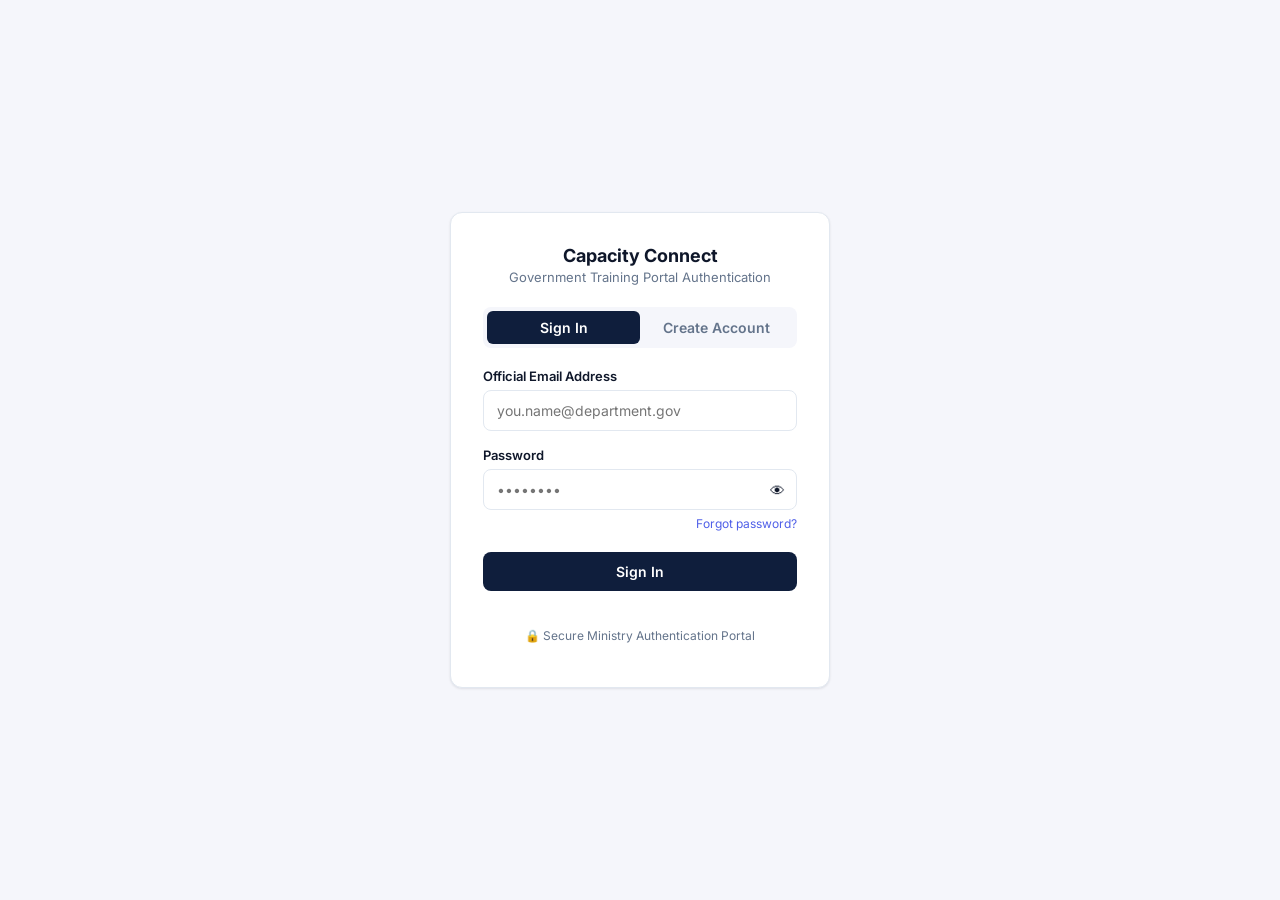
<file: index.html>
<!DOCTYPE html>
<html lang="en">
<head>
    <meta charset="UTF-8">
    <meta name="viewport" content="width=device-width, initial-scale=1.0">
    <title>Capacity Connect</title>
    <link rel="preconnect" href="https://fonts.googleapis.com">
    <link rel="preconnect" href="https://fonts.gstatic.com" crossorigin>
    <link href="https://fonts.googleapis.com/css2?family=Inter:wght@400;500;600;700&display=swap" rel="stylesheet">
    <link rel="stylesheet" href="style.css">
</head>
<body>
    <div class="auth-shell">
        <div class="form-block">
            <h2>Capacity Connect</h2>
            <p class="subtitle">Government Training Portal Authentication</p>

            <div class="auth-toggle">
                <button id="tab-signin" class="active" onclick="showLogin()">Sign In</button>
                <button id="tab-signup" onclick="showSignup()">Create Account</button>
            </div>

            <div id="login-form">
                <span class="field-label" style="text-align:left;">Official Email Address</span>
                <input type="email" id="login-email" placeholder="you.name@department.gov">

                <span class="field-label" style="text-align:left;">Password</span>
                <div class="password-field-wrap">
                    <input type="password" id="login-password" placeholder="••••••••">
                    <span class="password-toggle" onclick="togglePassword('login-password', this)">👁</span>
                </div>
                <div style="text-align:right; margin-top:-4px;">
                    <a href="#" style="font-size:12px;" onclick="alert('Please contact your administrator to reset your password.'); return false;">Forgot password?</a>
                </div>

                <br>
                <button onclick="login()" style="width:100%;">Sign In</button>
                <p id="login-message"></p>
            </div>

            <div id="signup-form" class="hidden">
                <span class="field-label" style="text-align:left;">Full Name</span>
                <input type="text" id="signup-name" placeholder="Enter your name">
                <span class="field-label" style="text-align:left;">Official Email Address</span>
                <input type="email" id="signup-email" placeholder="you.name@department.gov">

                <span class="field-label" style="text-align:left;">Password</span>
                <div class="password-field-wrap">
                    <input type="password" id="signup-password" placeholder="Create a password">
                    <span class="password-toggle" onclick="togglePassword('signup-password', this)">👁</span>
                </div>

                <br>
                <button onclick="signup()" style="width:100%;">Create Account</button>
                <p id="signup-message"></p>
            </div>

            <p style="font-size:12px; color:var(--text-muted); margin-top:20px;">🔒 Secure Ministry Authentication Portal</p>
        </div>
    </div>
    <script src="script.js"></script>
</body>
</html>
</file>
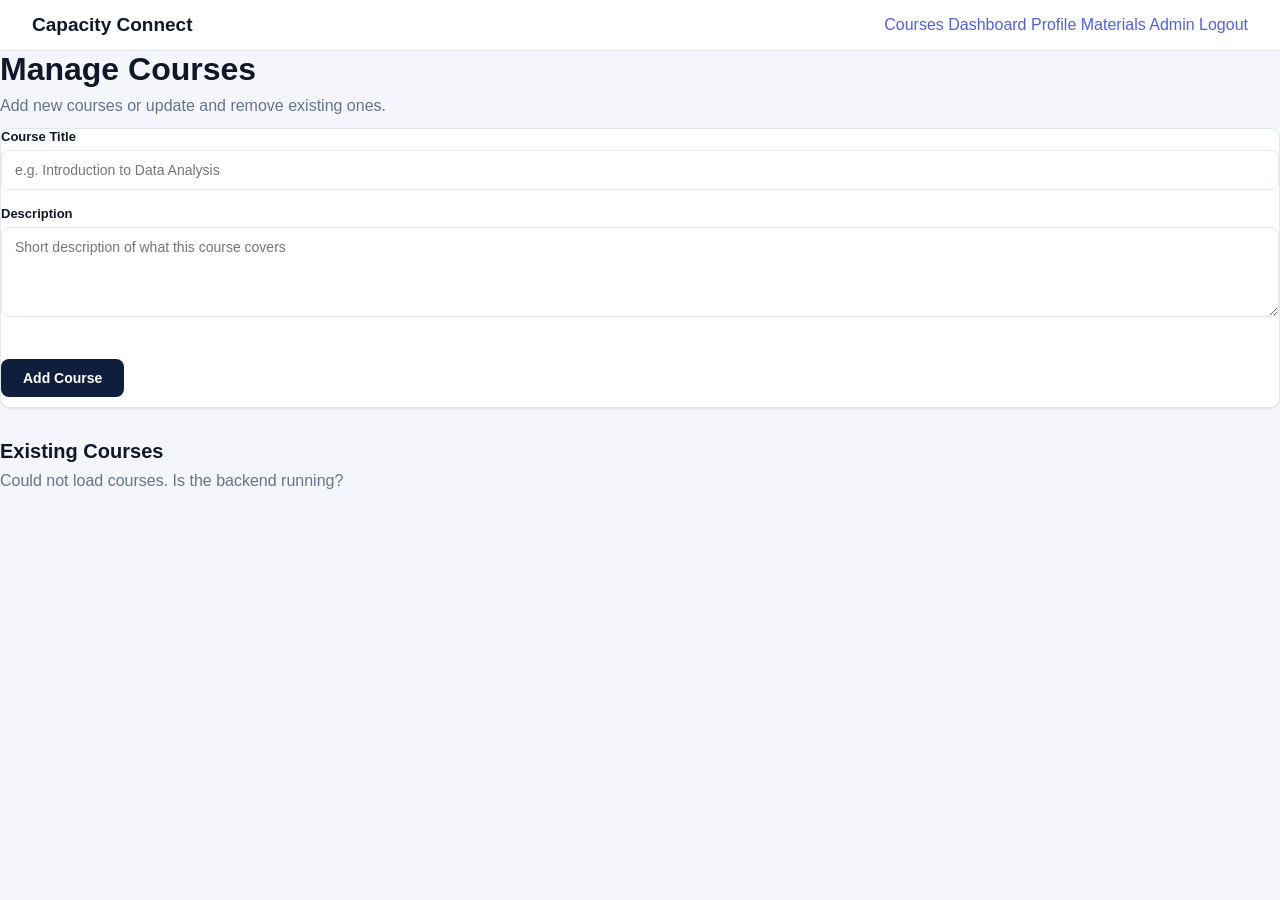
<file: admin-courses.html>
<!DOCTYPE html>
<html lang="en">
<head>
    <meta charset="UTF-8">
    <meta name="viewport" content="width=device-width, initial-scale=1.0">
    <title>Capacity Connect - Admin Courses</title>
    <link rel="preconnect" href="https://fonts.googleapis.com">
    <link rel="preconnect" href="https://fonts.gstatic.com" crossorigin>
    <link href="https://fonts.googleapis.com/css2?family=Fraunces:opsz,wght@9..144,500;9..144,600;9..144,700&family=Manrope:wght@400;500;600;700;800&family=IBM+Plex+Mono:wght@500;600&display=swap" rel="stylesheet">
    <link rel="stylesheet" href="style.css">
</head>
<body>
    <nav class="navbar">
        <h2>Capacity Connect</h2>
        <div>
            <a href="courses.html">Courses</a>
            <a href="dashboard.html">Dashboard</a>
            <a href="profile.html">Profile</a>
            <a href="materials.html">Materials</a>
            <a href="admin-courses.html">Admin</a>
            <a href="#" onclick="logout()">Logout</a>
        </div>
    </nav>
    <div class="page-hero">
        <div class="page-hero-inner">
            <h1>Manage Courses</h1>
            <p>Add new courses or update and remove existing ones.</p>
        </div>
    </div>
    <div class="page">
        <div class="course-card">
            <span class="field-label">Course Title</span>
            <input type="text" id="course-title" placeholder="e.g. Introduction to Data Analysis">
            <span class="field-label">Description</span>
            <textarea id="course-description" placeholder="Short description of what this course covers"></textarea>
            <br><br>
            <button onclick="saveCourse()">Add Course</button>
            <button id="cancel-edit-btn" class="hidden" onclick="cancelEdit()">Cancel Edit</button>
            <p id="course-message"></p>
        </div>

        <h2 style="margin-top:32px;">Existing Courses</h2>
        <div id="admin-courses-list">
            <p>Loading courses...</p>
        </div>
    </div>
    <script src="admin-courses.js"></script>
</body>
</html>
</file>
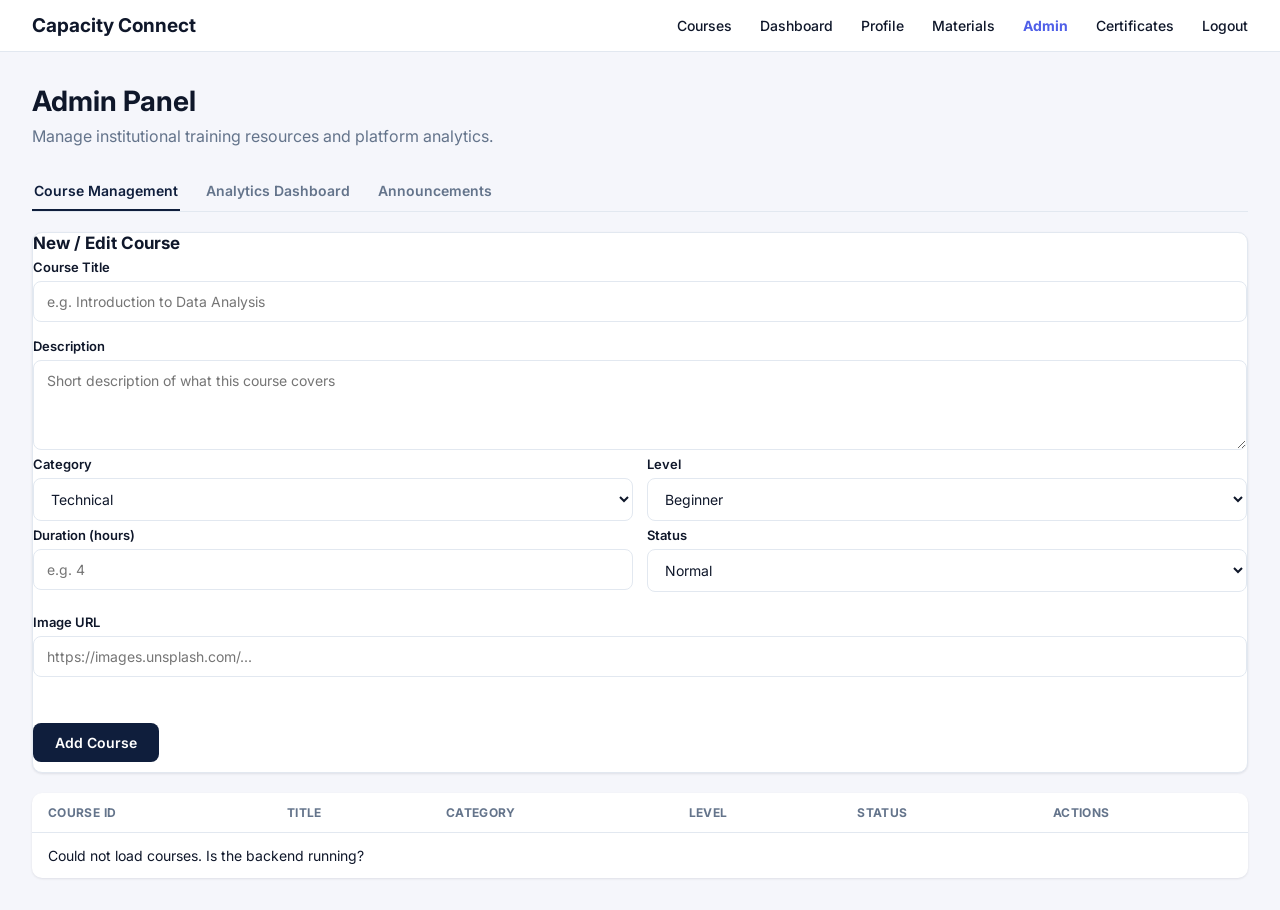
<file: admin-panel.html>
<!DOCTYPE html>
<html lang="en">
<head>
    <meta charset="UTF-8">
    <meta name="viewport" content="width=device-width, initial-scale=1.0">
    <title>Capacity Connect - Admin Panel</title>
    <link rel="preconnect" href="https://fonts.googleapis.com">
    <link rel="preconnect" href="https://fonts.gstatic.com" crossorigin>
    <link href="https://fonts.googleapis.com/css2?family=Inter:wght@400;500;600;700&display=swap" rel="stylesheet">
    <link rel="stylesheet" href="style.css">
</head>
<body>
    <nav class="navbar">
        <h2>Capacity Connect</h2>
        <div class="navbar-links">
            <a href="courses.html">Courses</a>
            <a href="dashboard.html">Dashboard</a>
            <a href="profile.html">Profile</a>
            <a href="materials.html">Materials</a>
            <a href="admin-panel.html" class="active">Admin</a>
            <a href="certificates.html">Certificates</a>
            <a href="#" onclick="logout()">Logout</a>
        </div>
    </nav>
    <div class="app-main">
        <div class="page-hero-plain">
            <h1>Admin Panel</h1>
            <p>Manage institutional training resources and platform analytics.</p>
        </div>

        <div class="tab-bar">
            <div class="tab-item active" id="tab-courses" onclick="switchTab('courses')">Course Management</div>
            <div class="tab-item" id="tab-analytics" onclick="switchTab('analytics')">Analytics Dashboard</div>
            <div class="tab-item" id="tab-announcements" onclick="switchTab('announcements')">Announcements</div>
        </div>

        <!-- Course Management Tab -->
        <div id="panel-courses">
            <div class="course-card">
                <h3>New / Edit Course</h3>
                <span class="field-label">Course Title</span>
                <input type="text" id="course-title" placeholder="e.g. Introduction to Data Analysis">

                <span class="field-label">Description</span>
                <textarea id="course-description" placeholder="Short description of what this course covers"></textarea>

                <div style="display:flex; gap:14px;">
                    <div style="flex:1;">
                        <span class="field-label">Category</span>
                        <select id="course-category">
                            <option value="Technical">Technical</option>
                            <option value="Scientific">Scientific</option>
                            <option value="Administrative">Administrative</option>
                            <option value="Policy & Compliance">Policy & Compliance</option>
                        </select>
                    </div>
                    <div style="flex:1;">
                        <span class="field-label">Level</span>
                        <select id="course-level">
                            <option value="Beginner">Beginner</option>
                            <option value="Intermediate">Intermediate</option>
                            <option value="Advanced">Advanced</option>
                            <option value="All Levels">All Levels</option>
                        </select>
                    </div>
                </div>

                <div style="display:flex; gap:14px;">
                    <div style="flex:1;">
                        <span class="field-label">Duration (hours)</span>
                        <input type="number" id="course-duration" placeholder="e.g. 4" step="0.5" min="0">
                    </div>
                    <div style="flex:1;">
                        <span class="field-label">Status</span>
                        <select id="course-status">
                            <option value="NORMAL">Normal</option>
                            <option value="REQUIRED">Required for Role</option>
                            <option value="MANDATORY">Mandatory</option>
                        </select>
                    </div>
                </div>

                <span class="field-label">Image URL</span>
                <input type="text" id="course-image-url" placeholder="https://images.unsplash.com/...">

                <br><br>
                <button id="save-course-btn" onclick="saveCourse()">Add Course</button>
                <button id="cancel-edit-btn" class="hidden btn-secondary" onclick="cancelEdit()">Cancel Edit</button>
                <p id="course-message"></p>
            </div>

            <table style="margin-top:20px;">
                <thead>
                    <tr>
                        <th>Course ID</th>
                        <th>Title</th>
                        <th>Category</th>
                        <th>Level</th>
                        <th>Status</th>
                        <th>Actions</th>
                    </tr>
                </thead>
                <tbody id="admin-courses-table-body">
                    <tr><td colspan="6">Loading courses...</td></tr>
                </tbody>
            </table>
        </div>

        <!-- Analytics Tab -->
        <div id="panel-analytics" class="hidden">
            <div id="analytics-container">
                <p>Loading analytics...</p>
            </div>
        </div>

        <!-- Announcements Tab -->
        <div id="panel-announcements" class="hidden">
            <div class="course-card">
                <span class="field-label">Title</span>
                <input type="text" id="announcement-title" placeholder="e.g. New course launching next week">
                <span class="field-label">Message</span>
                <textarea id="announcement-message" placeholder="Write your announcement here..."></textarea>
                <br><br>
                <button onclick="postAnnouncement()">Post Announcement</button>
                <p id="announcement-message-box"></p>
            </div>

            <h2 style="margin-top:24px;">Latest</h2>
            <div id="announcements-list">
                <p>Loading announcements...</p>
            </div>
        </div>
    </div>
    <script src="admin-panel.js"></script>
</body>
</html>
</file>
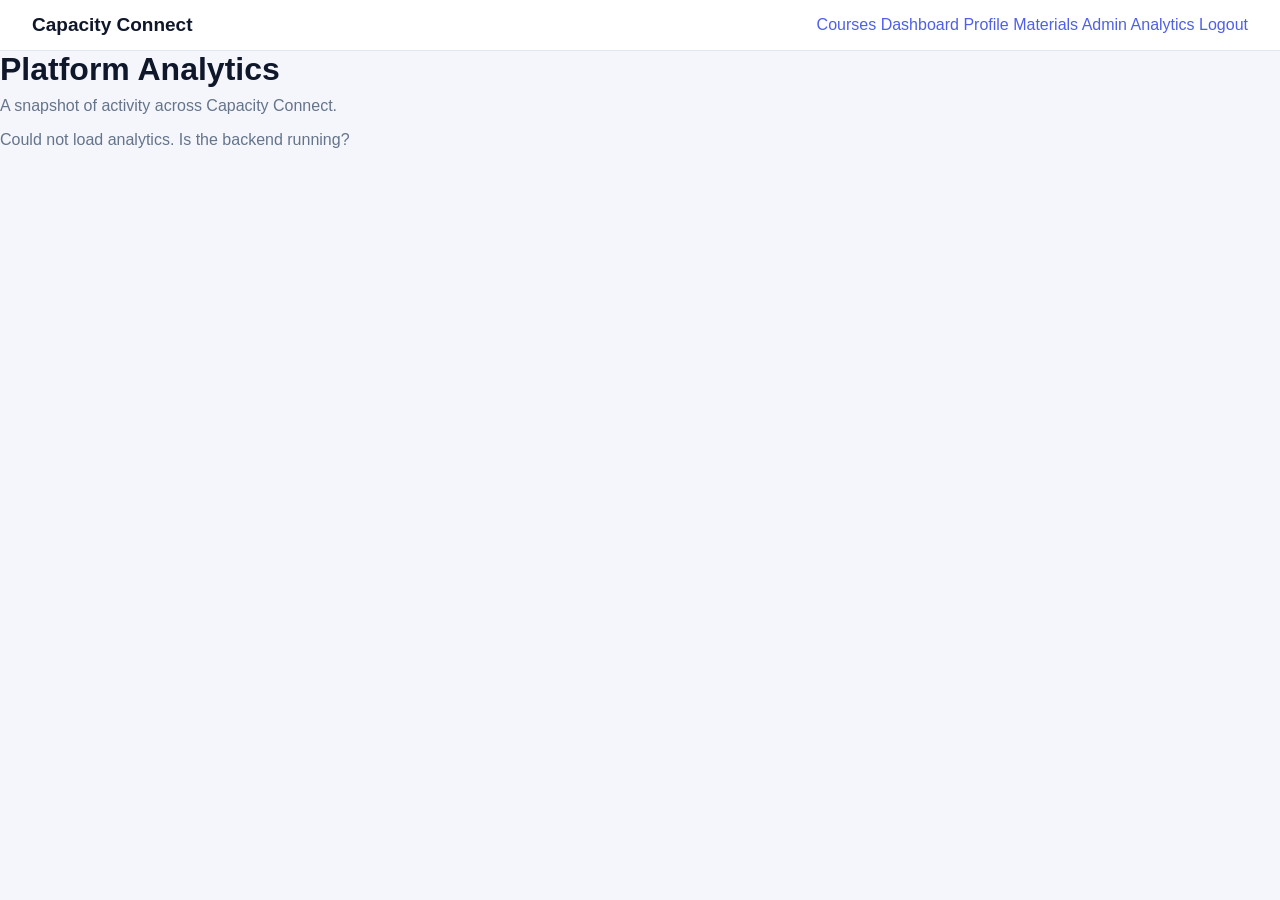
<file: analytics.html>
<!DOCTYPE html>
<html lang="en">
<head>
    <meta charset="UTF-8">
    <meta name="viewport" content="width=device-width, initial-scale=1.0">
    <title>Capacity Connect - Analytics</title>
    <link rel="preconnect" href="https://fonts.googleapis.com">
    <link rel="preconnect" href="https://fonts.gstatic.com" crossorigin>
    <link href="https://fonts.googleapis.com/css2?family=Fraunces:opsz,wght@9..144,500;9..144,600;9..144,700&family=Manrope:wght@400;500;600;700;800&family=IBM+Plex+Mono:wght@500;600&display=swap" rel="stylesheet">
    <link rel="stylesheet" href="style.css">
</head>
<body>
    <nav class="navbar">
        <h2>Capacity Connect</h2>
        <div>
            <a href="courses.html">Courses</a>
            <a href="dashboard.html">Dashboard</a>
            <a href="profile.html">Profile</a>
            <a href="materials.html">Materials</a>
            <a href="admin-courses.html">Admin</a>
            <a href="analytics.html">Analytics</a>
            <a href="#" onclick="logout()">Logout</a>
        </div>
    </nav>
    <div class="page-hero">
        <div class="page-hero-inner">
            <h1>Platform Analytics</h1>
            <p>A snapshot of activity across Capacity Connect.</p>
        </div>
    </div>
    <div class="page">
        <div id="analytics-container">
            <p>Loading analytics...</p>
        </div>
    </div>
    <script src="analytics.js"></script>
</body>
</html>
</file>
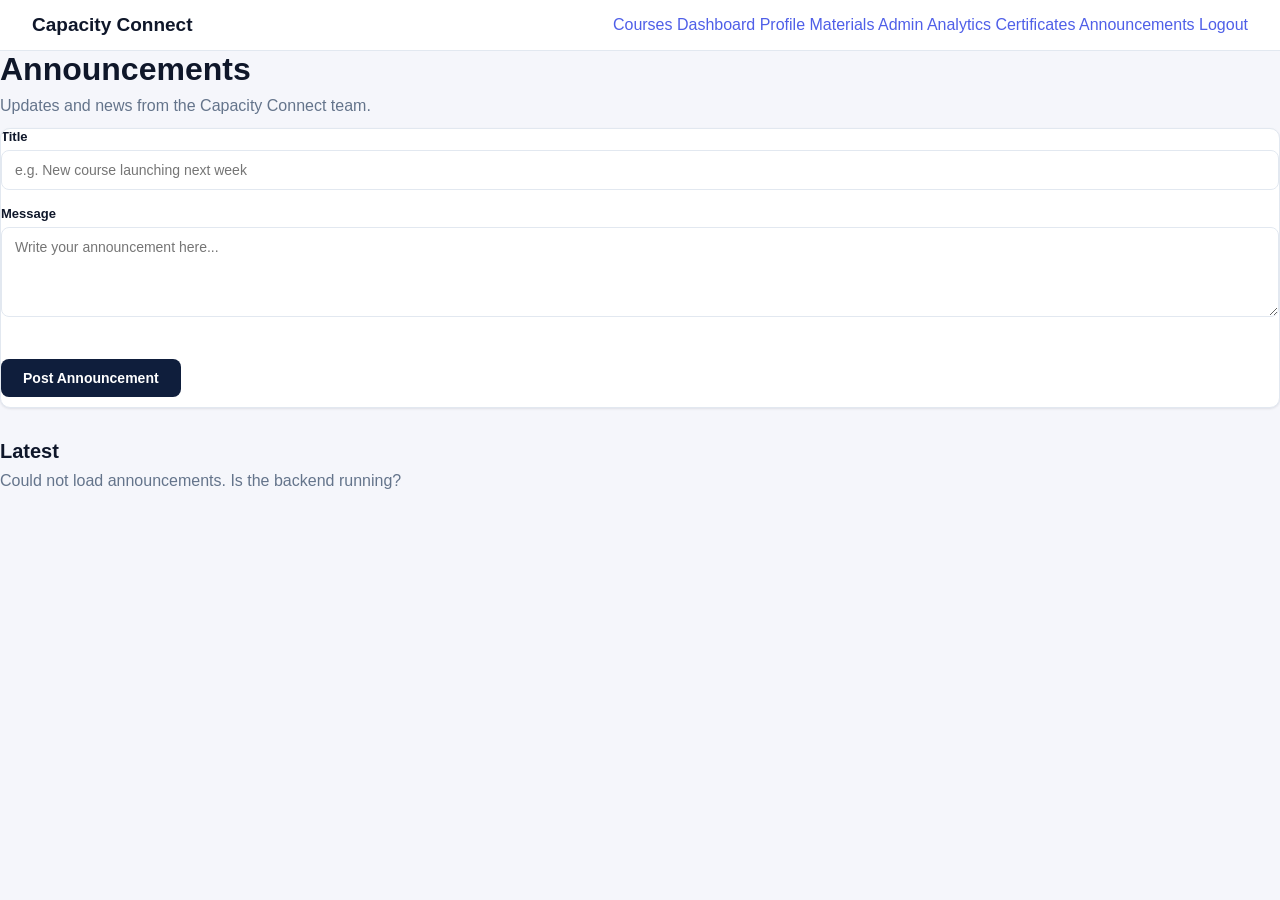
<file: announcements.html>
<!DOCTYPE html>
<html lang="en">
<head>
    <meta charset="UTF-8">
    <meta name="viewport" content="width=device-width, initial-scale=1.0">
    <title>Capacity Connect - Announcements</title>
    <link rel="preconnect" href="https://fonts.googleapis.com">
    <link rel="preconnect" href="https://fonts.gstatic.com" crossorigin>
    <link href="https://fonts.googleapis.com/css2?family=Fraunces:opsz,wght@9..144,500;9..144,600;9..144,700&family=Manrope:wght@400;500;600;700;800&family=IBM+Plex+Mono:wght@500;600&display=swap" rel="stylesheet">
    <link rel="stylesheet" href="style.css">
</head>
<body>
    <nav class="navbar">
        <h2>Capacity Connect</h2>
        <div>
            <a href="courses.html">Courses</a>
            <a href="dashboard.html">Dashboard</a>
            <a href="profile.html">Profile</a>
            <a href="materials.html">Materials</a>
            <a href="admin-courses.html">Admin</a>
            <a href="analytics.html">Analytics</a>
            <a href="certificates.html">Certificates</a>
            <a href="announcements.html">Announcements</a>
            <a href="#" onclick="logout()">Logout</a>
        </div>
    </nav>
    <div class="page-hero">
        <div class="page-hero-inner">
            <h1>Announcements</h1>
            <p>Updates and news from the Capacity Connect team.</p>
        </div>
    </div>
    <div class="page">
        <div class="course-card">
            <span class="field-label">Title</span>
            <input type="text" id="announcement-title" placeholder="e.g. New course launching next week">
            <span class="field-label">Message</span>
            <textarea id="announcement-message" placeholder="Write your announcement here..."></textarea>
            <br><br>
            <button onclick="postAnnouncement()">Post Announcement</button>
            <p id="announcement-message-box"></p>
        </div>

        <h2 style="margin-top:32px;">Latest</h2>
        <div id="announcements-list">
            <p>Loading announcements...</p>
        </div>
    </div>
    <script src="announcements.js"></script>
</body>
</html>
</file>
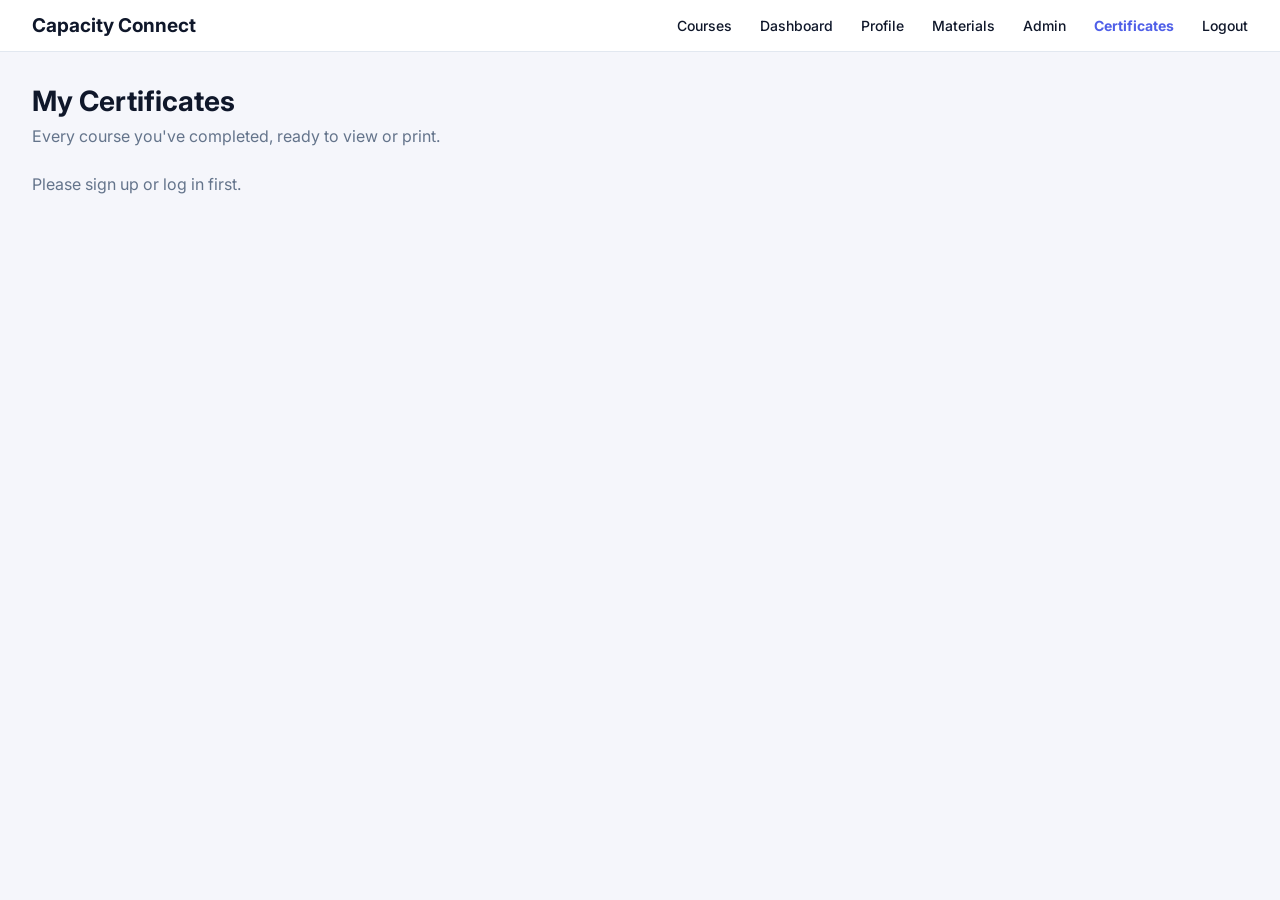
<file: certificates.html>
<!DOCTYPE html>
<html lang="en">
<head>
    <meta charset="UTF-8">
    <meta name="viewport" content="width=device-width, initial-scale=1.0">
    <title>Capacity Connect - Certificates</title>
    <link rel="preconnect" href="https://fonts.googleapis.com">
    <link rel="preconnect" href="https://fonts.gstatic.com" crossorigin>
    <link href="https://fonts.googleapis.com/css2?family=Inter:wght@400;500;600;700&display=swap" rel="stylesheet">
    <link rel="stylesheet" href="style.css">
</head>
<body>
    <nav class="navbar">
        <h2>Capacity Connect</h2>
        <div class="navbar-links">
            <a href="courses.html">Courses</a>
            <a href="dashboard.html">Dashboard</a>
            <a href="profile.html">Profile</a>
            <a href="materials.html">Materials</a>
            <a href="admin-panel.html">Admin</a>
            <a href="certificates.html" class="active">Certificates</a>
            <a href="#" onclick="logout()">Logout</a>
        </div>
    </nav>
    <div class="app-main">
        <div class="page-hero-plain">
            <h1>My Certificates</h1>
            <p>Every course you've completed, ready to view or print.</p>
        </div>
        <div id="certificates-list" class="card-grid">
            <p>Loading certificates...</p>
        </div>
    </div>
    <script src="certificates.js"></script>
</body>
</html>
</file>
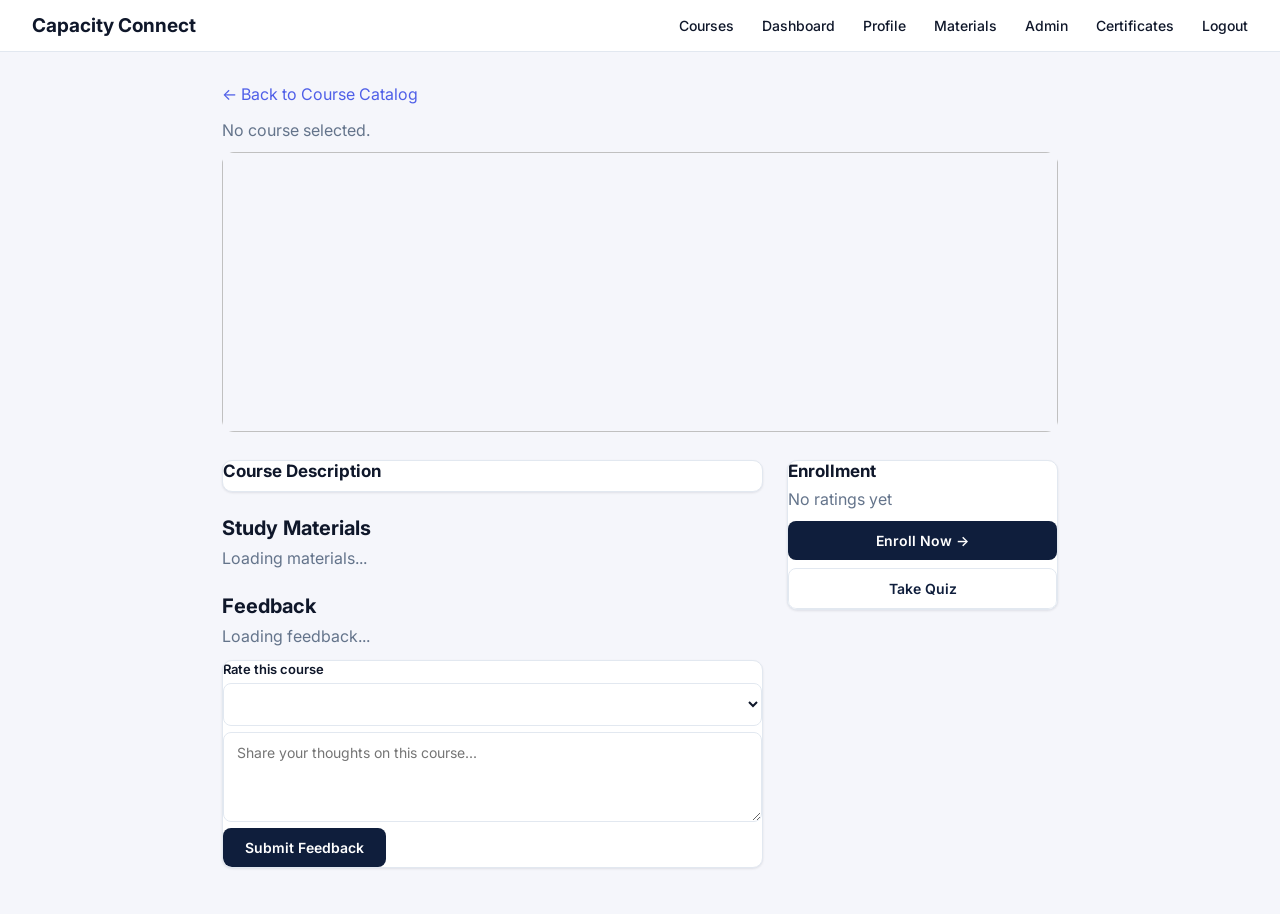
<file: course-detail.html>
<!DOCTYPE html>
<html lang="en">
<head>
    <meta charset="UTF-8">
    <meta name="viewport" content="width=device-width, initial-scale=1.0">
    <title>Capacity Connect - Course Detail</title>
    <link rel="preconnect" href="https://fonts.googleapis.com">
    <link rel="preconnect" href="https://fonts.gstatic.com" crossorigin>
    <link href="https://fonts.googleapis.com/css2?family=Inter:wght@400;500;600;700&display=swap" rel="stylesheet">
    <link rel="stylesheet" href="style.css">
</head>
<body>
    <nav class="navbar">
        <h2>Capacity Connect</h2>
        <div class="navbar-links">
            <a href="courses.html">Courses</a>
            <a href="dashboard.html">Dashboard</a>
            <a href="profile.html">Profile</a>
            <a href="materials.html">Materials</a>
            <a href="admin-panel.html">Admin</a>
            <a href="certificates.html">Certificates</a>
            <a href="#" onclick="logout()">Logout</a>
        </div>
    </nav>
    <div class="app-main" style="max-width:900px; margin:0 auto;">
        <a href="courses.html">← Back to Course Catalog</a>

        <div id="course-header" style="margin-top:14px;">
            <p>Loading course...</p>
        </div>

        <img id="course-image" style="width:100%; height:280px; object-fit:cover; border-radius:12px; margin-bottom:24px;">

        <div style="display:flex; gap:24px; align-items:flex-start;">
            <div style="flex:2;">
                <div class="course-card">
                    <h3>Course Description</h3>
                    <p id="course-description"></p>
                </div>

                <h2 style="margin-top:24px;">Study Materials</h2>
                <div id="course-materials-list">
                    <p>Loading materials...</p>
                </div>

                <h2 style="margin-top:24px;">Feedback</h2>
                <div id="course-feedback-list">
                    <p>Loading feedback...</p>
                </div>
                <div class="course-card" style="margin-top:12px;">
                    <span class="field-label">Rate this course</span>
                    <select id="feedback-rating"></select>
                    <textarea id="feedback-comment" placeholder="Share your thoughts on this course..."></textarea>
                    <button onclick="submitFeedback()">Submit Feedback</button>
                </div>
            </div>

            <div style="flex:1; min-width:260px;">
                <div class="course-card">
    <h3>Enrollment</h3>
    <div id="course-enrollment-meta" style="font-size:13px; color:var(--text-muted);"></div>
    <p id="course-avg-rating">No ratings yet</p>
    <button onclick="enroll()" style="width:100%;">Enroll Now →</button>
    <button class="btn-secondary" onclick="goToQuiz()" style="width:100%; margin-top:8px;">Take Quiz</button>
</div>
            </div>
        </div>
    </div>
    <script src="course-detail.js"></script>
</body>
</html>
</file>
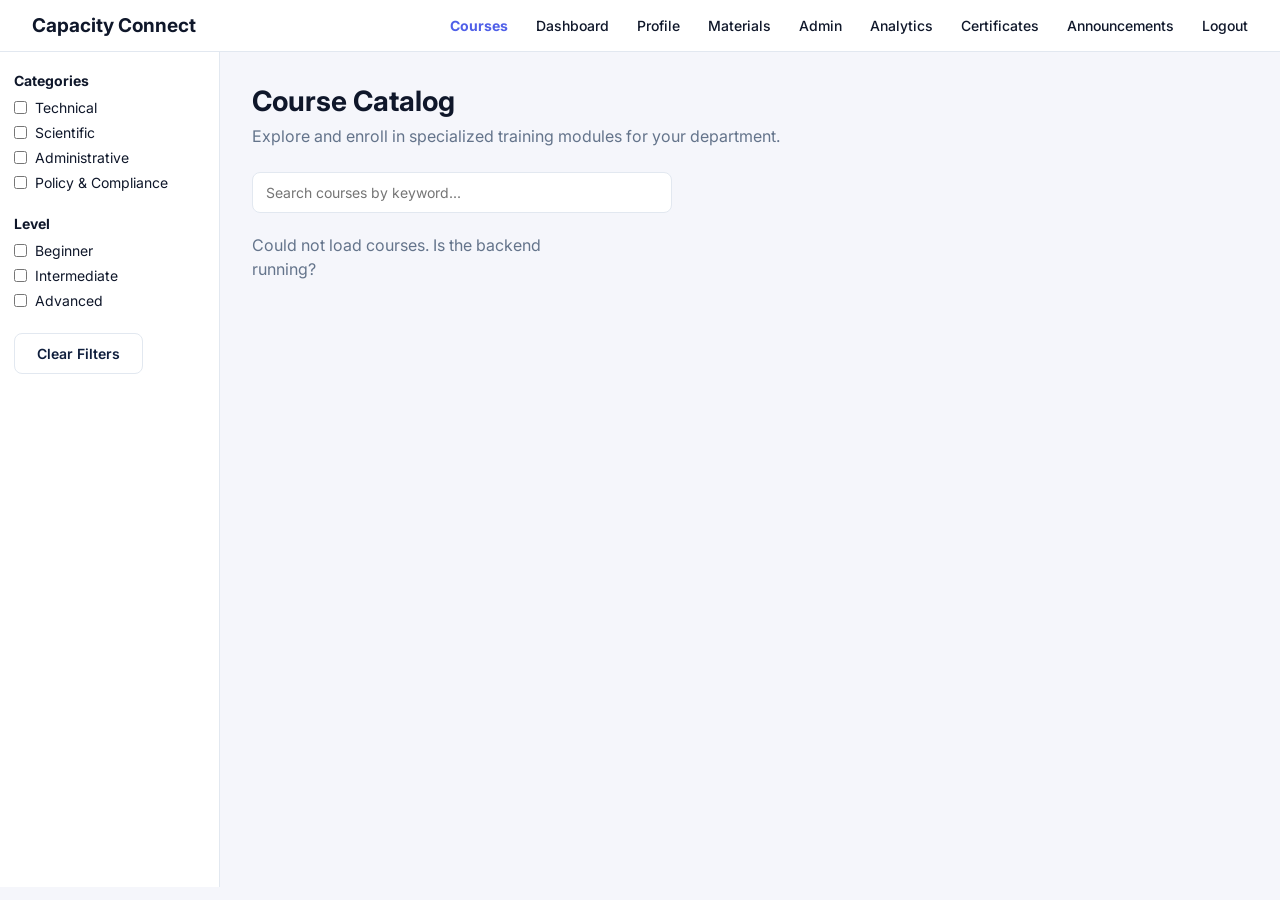
<file: courses.html>
<!DOCTYPE html>
<html lang="en">
<head>
    <meta charset="UTF-8">
    <meta name="viewport" content="width=device-width, initial-scale=1.0">
    <title>Capacity Connect - Courses</title>
    <link rel="preconnect" href="https://fonts.googleapis.com">
    <link rel="preconnect" href="https://fonts.gstatic.com" crossorigin>
    <link href="https://fonts.googleapis.com/css2?family=Inter:wght@400;500;600;700&display=swap" rel="stylesheet">
    <link rel="stylesheet" href="style.css">
</head>
<body>
    <nav class="navbar">
        <h2>Capacity Connect</h2>
        <div class="navbar-links">
            <a href="courses.html" class="active">Courses</a>
            <a href="dashboard.html">Dashboard</a>
            <a href="profile.html">Profile</a>
            <a href="materials.html">Materials</a>
            <a href="admin-courses.html">Admin</a>
            <a href="analytics.html">Analytics</a>
            <a href="certificates.html">Certificates</a>
            <a href="announcements.html">Announcements</a>
            <a href="#" onclick="logout()">Logout</a>
        </div>
    </nav>

    <div class="app-shell">
        <aside class="app-sidebar">
            <div class="app-sidebar-top">
                <div class="filter-group">
                    <h3>Categories</h3>
                    <label class="filter-option">
                        <input type="checkbox" value="Technical" onchange="applyFilters()"> Technical
                    </label>
                    <label class="filter-option">
                        <input type="checkbox" value="Scientific" onchange="applyFilters()"> Scientific
                    </label>
                    <label class="filter-option">
                        <input type="checkbox" value="Administrative" onchange="applyFilters()"> Administrative
                    </label>
                    <label class="filter-option">
                        <input type="checkbox" value="Policy & Compliance" onchange="applyFilters()"> Policy & Compliance
                    </label>
                </div>
                <div class="filter-group">
                    <h3>Level</h3>
                    <label class="filter-option">
                        <input type="checkbox" value="Beginner" onchange="applyFilters()"> Beginner
                    </label>
                    <label class="filter-option">
                        <input type="checkbox" value="Intermediate" onchange="applyFilters()"> Intermediate
                    </label>
                    <label class="filter-option">
                        <input type="checkbox" value="Advanced" onchange="applyFilters()"> Advanced
                    </label>
                </div>
                <button class="btn-secondary" onclick="clearFilters()">Clear Filters</button>
            </div>
        </aside>

        <main class="app-main">
            <div class="page-hero-plain">
                <h1>Course Catalog</h1>
                <p>Explore and enroll in specialized training modules for your department.</p>
            </div>

            <input type="text" id="search-box" placeholder="Search courses by keyword..." oninput="searchCourses()" style="max-width:420px; margin-bottom:20px;">

            <div id="courses-list" class="card-grid">
                <p>Loading courses...</p>
            </div>
        </main>
    </div>

    <script src="courses.js"></script>
</body>
</html>
</file>
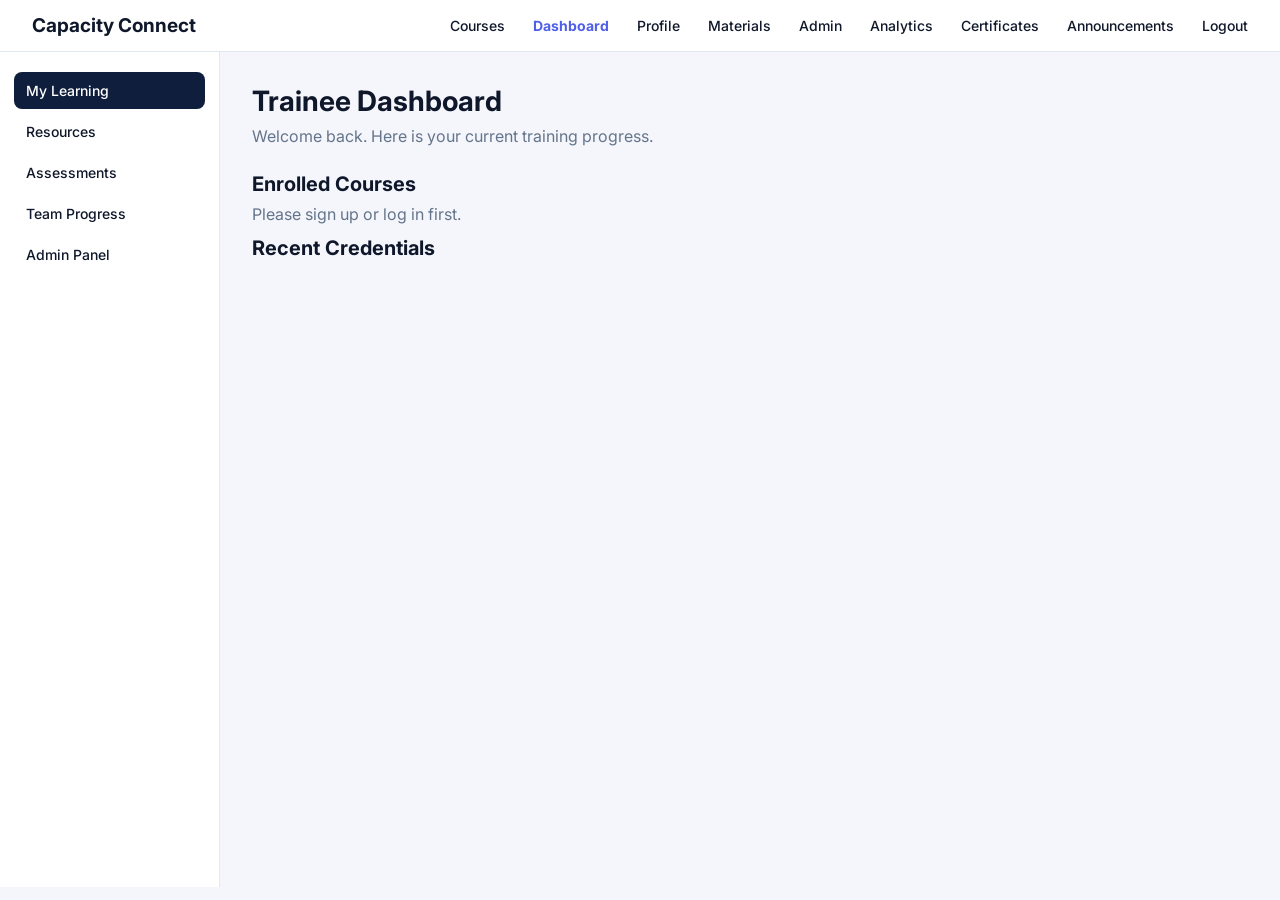
<file: dashboard.html>
<!DOCTYPE html>
<html lang="en">
<head>
    <meta charset="UTF-8">
    <meta name="viewport" content="width=device-width, initial-scale=1.0">
    <title>Capacity Connect - Dashboard</title>
    <link rel="preconnect" href="https://fonts.googleapis.com">
    <link rel="preconnect" href="https://fonts.gstatic.com" crossorigin>
    <link href="https://fonts.googleapis.com/css2?family=Inter:wght@400;500;600;700&display=swap" rel="stylesheet">
    <link rel="stylesheet" href="style.css">
</head>
<body>
    <nav class="navbar">
        <h2>Capacity Connect</h2>
        <div class="navbar-links">
            <a href="courses.html">Courses</a>
            <a href="dashboard.html" class="active">Dashboard</a>
            <a href="profile.html">Profile</a>
            <a href="materials.html">Materials</a>
            <a href="admin-courses.html">Admin</a>
            <a href="analytics.html">Analytics</a>
            <a href="certificates.html">Certificates</a>
            <a href="announcements.html">Announcements</a>
            <a href="#" onclick="logout()">Logout</a>
        </div>
    </nav>

    <div class="app-shell">
        <aside class="app-sidebar">
            <div class="app-sidebar-top">
                <a href="dashboard.html" class="active">My Learning</a>
                <a href="materials.html">Resources</a>
                <a href="certificates.html">Assessments</a>
                <a href="analytics.html">Team Progress</a>
                <a href="admin-courses.html">Admin Panel</a>
            </div>
        </aside>

        <main class="app-main">
            <div class="page-hero-plain">
                <h1>Trainee Dashboard</h1>
                <p>Welcome back. Here is your current training progress.</p>
            </div>

            <div class="dashboard-grid">
                <div>
                    <h2>Enrolled Courses</h2>
                    <div id="enrollments-list">
                        <p>Loading your courses...</p>
                    </div>
                </div>
                <div>
                    <h2>Recent Credentials</h2>
                    <div id="credentials-list">
                        <p>Loading credentials...</p>
                    </div>
                </div>
            </div>
        </main>
    </div>

    <script src="dashboard.js"></script>
</body>
</html>
</file>
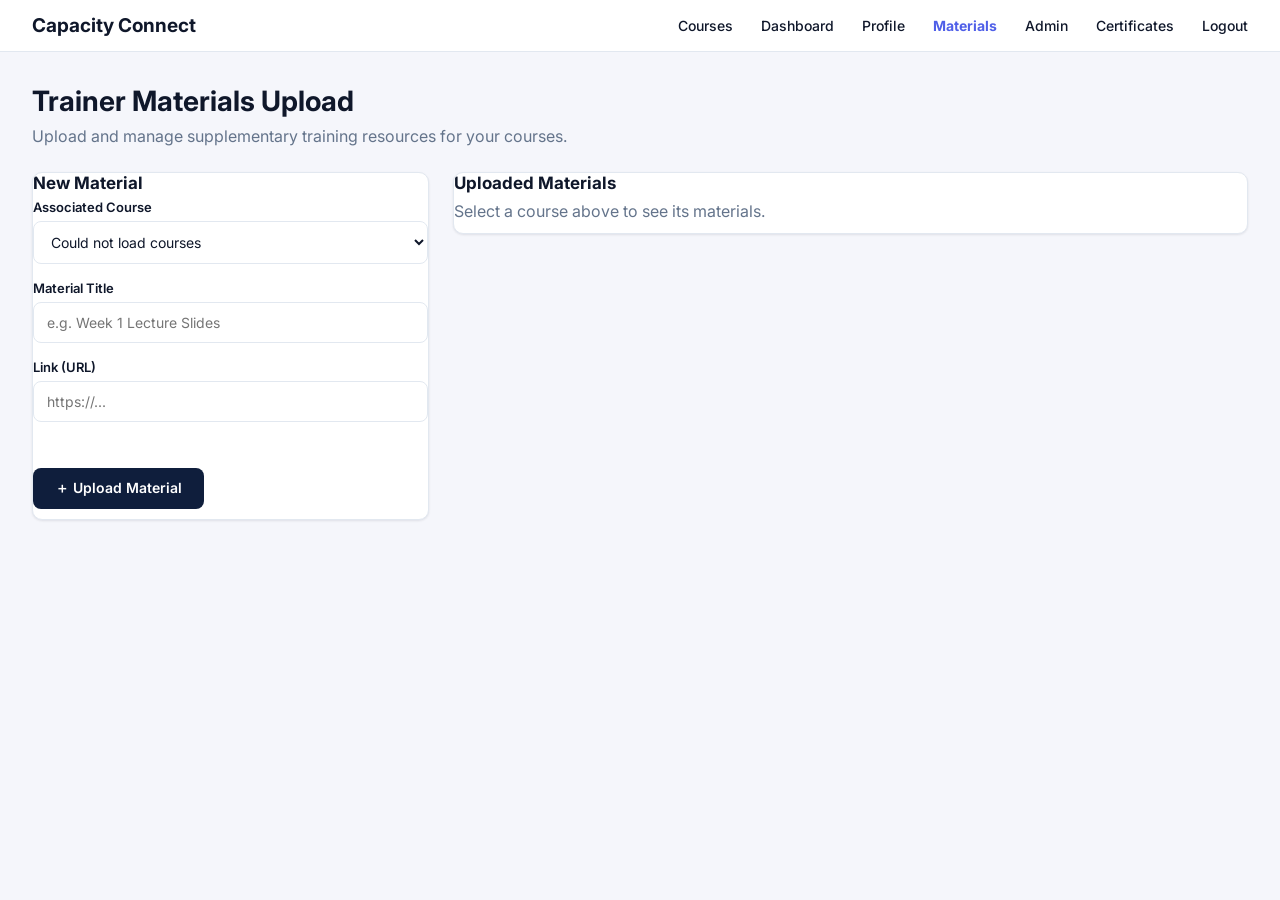
<file: materials.html>
<!DOCTYPE html>
<html lang="en">
<head>
    <meta charset="UTF-8">
    <meta name="viewport" content="width=device-width, initial-scale=1.0">
    <title>Capacity Connect - Materials</title>
    <link rel="preconnect" href="https://fonts.googleapis.com">
    <link rel="preconnect" href="https://fonts.gstatic.com" crossorigin>
    <link href="https://fonts.googleapis.com/css2?family=Inter:wght@400;500;600;700&display=swap" rel="stylesheet">
    <link rel="stylesheet" href="style.css">
</head>
<body>
    <nav class="navbar">
        <h2>Capacity Connect</h2>
        <div class="navbar-links">
            <a href="courses.html">Courses</a>
            <a href="dashboard.html">Dashboard</a>
            <a href="profile.html">Profile</a>
            <a href="materials.html" class="active">Materials</a>
            <a href="admin-panel.html">Admin</a>
            <a href="certificates.html">Certificates</a>
            <a href="#" onclick="logout()">Logout</a>
        </div>
    </nav>
    <div class="app-main">
        <div class="page-hero-plain">
            <h1>Trainer Materials Upload</h1>
            <p>Upload and manage supplementary training resources for your courses.</p>
        </div>

        <div style="display:flex; gap:24px; align-items:flex-start;">
            <div style="flex:1; min-width:300px;">
                <div class="course-card">
                    <h3>New Material</h3>
                    <span class="field-label">Associated Course</span>
                    <select id="course-select" onchange="loadMaterials()"></select>
                    <span class="field-label">Material Title</span>
                    <input type="text" id="material-title" placeholder="e.g. Week 1 Lecture Slides">
                    <span class="field-label">Link (URL)</span>
                    <input type="text" id="material-url" placeholder="https://...">
                    <br><br>
                    <button onclick="uploadMaterial()">＋ Upload Material</button>
                    <p id="upload-message"></p>
                </div>
            </div>

            <div style="flex:2; min-width:340px;">
                <div class="course-card">
                    <div style="display:flex; justify-content:space-between; align-items:center;">
                        <h3>Uploaded Materials</h3>
                    </div>
                    <div id="materials-list">
                        <p>Select a course above to see its materials.</p>
                    </div>
                </div>
            </div>
        </div>
    </div>
    <script src="materials.js"></script>
</body>
</html>
</file>
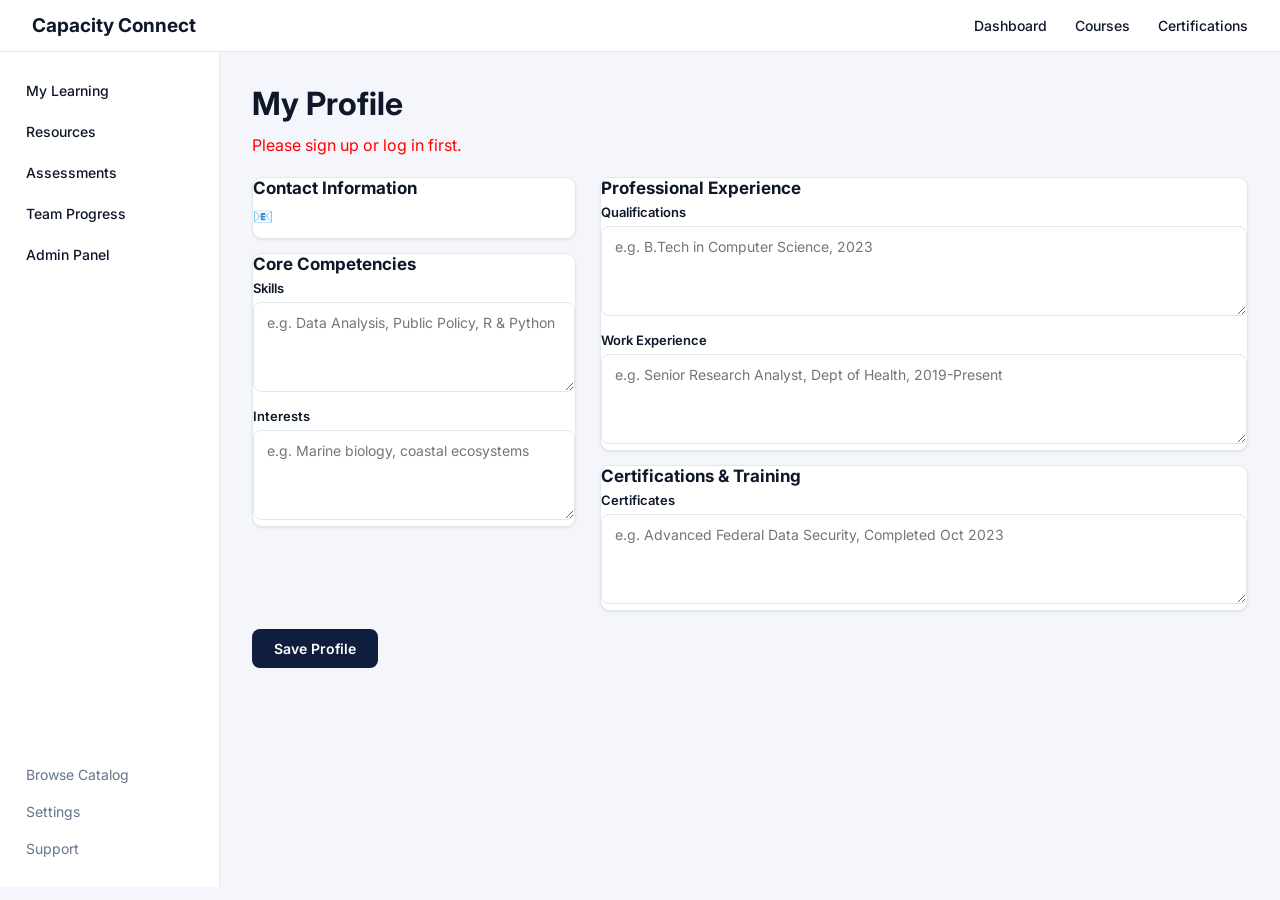
<file: profile.html>
<!DOCTYPE html>
<html lang="en">
<head>
    <meta charset="UTF-8">
    <meta name="viewport" content="width=device-width, initial-scale=1.0">
    <title>Capacity Connect - Profile</title>
    <link rel="preconnect" href="https://fonts.googleapis.com">
    <link rel="preconnect" href="https://fonts.gstatic.com" crossorigin>
    <link href="https://fonts.googleapis.com/css2?family=Inter:wght@400;500;600;700&display=swap" rel="stylesheet">
    <link rel="stylesheet" href="style.css">
</head>
<body>
    <nav class="navbar">
        <h2>Capacity Connect</h2>
        <div class="navbar-links">
            <a href="dashboard.html">Dashboard</a>
            <a href="courses.html">Courses</a>
            <a href="certificates.html">Certifications</a>
        </div>
    </nav>
    <div class="app-shell">
        <div class="app-sidebar">
            <div class="app-sidebar-top">
                <a href="dashboard.html">My Learning</a>
                <a href="materials.html">Resources</a>
                <a href="quiz.html">Assessments</a>
                <a href="dashboard.html">Team Progress</a>
                <a href="admin-panel.html">Admin Panel</a>
            </div>
            <div class="app-sidebar-bottom">
                <a href="materials.html">Browse Catalog</a>
                <a href="#">Settings</a>
                <a href="#" onclick="logout()">Support</a>
            </div>
        </div>
        <div class="app-main">
            <h1 id="profile-name">My Profile</h1>
            <p id="profile-email"></p>

            <p id="profile-message"></p>

            <div style="display:flex; gap:24px; align-items:flex-start; margin-top:20px;">
                <div style="flex:1; min-width:280px;">
                    <div class="course-card">
                        <h3>Contact Information</h3>
                        <p>📧 <span id="contact-email"></span></p>
                    </div>
                    <div class="course-card">
                        <h3>Core Competencies</h3>
                        <span class="field-label">Skills</span>
                        <textarea id="skills" placeholder="e.g. Data Analysis, Public Policy, R & Python"></textarea>
                        <span class="field-label">Interests</span>
                        <textarea id="interests" placeholder="e.g. Marine biology, coastal ecosystems"></textarea>
                    </div>
                </div>
                <div style="flex:2; min-width:320px;">
                    <div class="course-card">
                        <h3>Professional Experience</h3>
                        <span class="field-label">Qualifications</span>
                        <textarea id="qualifications" placeholder="e.g. B.Tech in Computer Science, 2023"></textarea>
                        <span class="field-label">Work Experience</span>
                        <textarea id="workExperience" placeholder="e.g. Senior Research Analyst, Dept of Health, 2019-Present"></textarea>
                    </div>
                    <div class="course-card">
                        <h3>Certifications & Training</h3>
                        <span class="field-label">Certificates</span>
                        <textarea id="certificates" placeholder="e.g. Advanced Federal Data Security, Completed Oct 2023"></textarea>
                    </div>
                </div>
            </div>
            <button onclick="saveProfile()" style="margin-top:4px;">Save Profile</button>
        </div>
    </div>
    <script src="profile.js"></script>
</body>
</html>
</file>
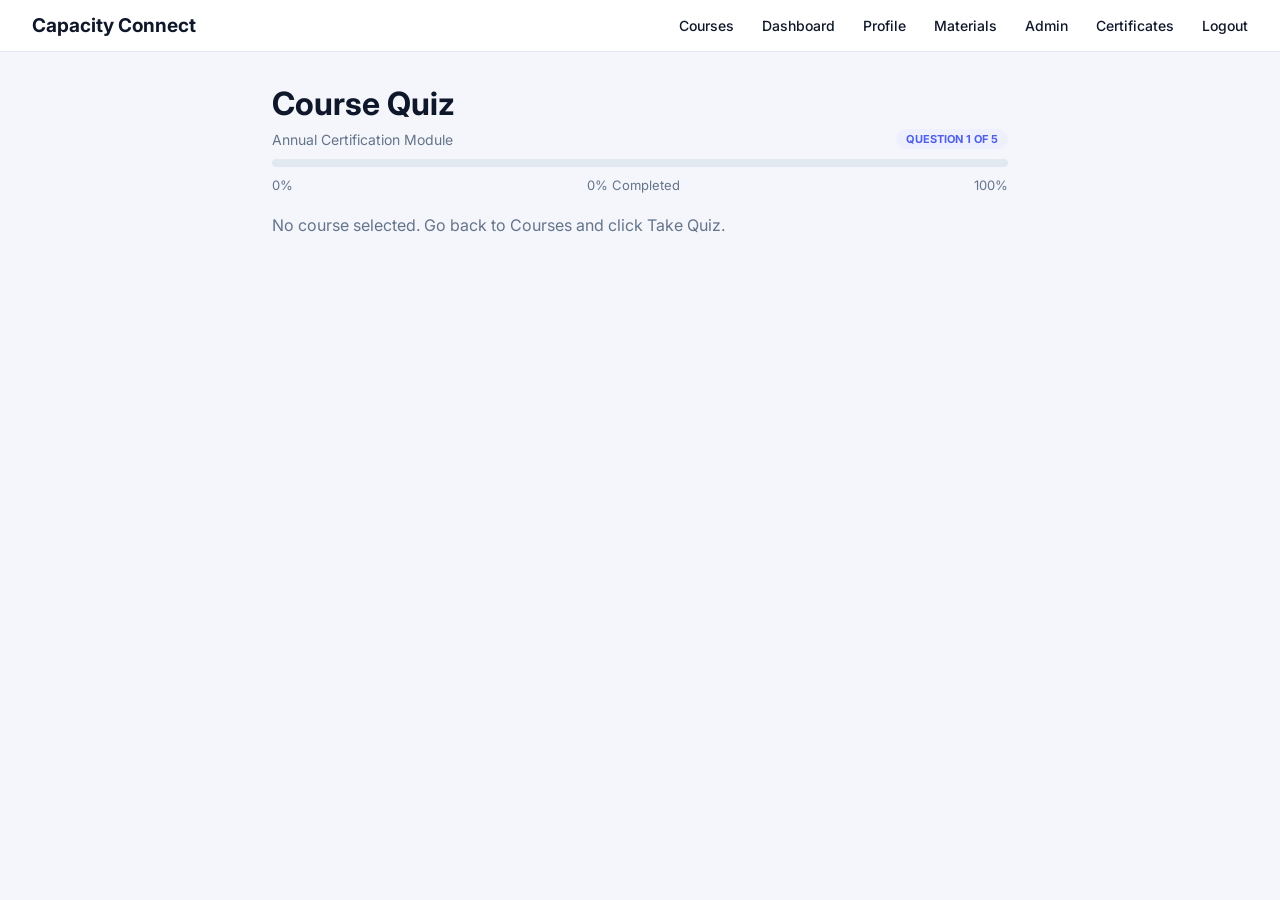
<file: quiz.html>
<!DOCTYPE html>
<html lang="en">
<head>
    <meta charset="UTF-8">
    <meta name="viewport" content="width=device-width, initial-scale=1.0">
    <title>Capacity Connect - Quiz</title>
    <link rel="preconnect" href="https://fonts.googleapis.com">
    <link rel="preconnect" href="https://fonts.gstatic.com" crossorigin>
    <link href="https://fonts.googleapis.com/css2?family=Inter:wght@400;500;600;700&display=swap" rel="stylesheet">
    <link rel="stylesheet" href="style.css">
</head>
<body>
    <nav class="navbar">
        <h2>Capacity Connect</h2>
        <div class="navbar-links">
            <a href="courses.html">Courses</a>
            <a href="dashboard.html">Dashboard</a>
            <a href="profile.html">Profile</a>
            <a href="materials.html">Materials</a>
            <a href="admin-panel.html">Admin</a>
            <a href="certificates.html">Certificates</a>
            <a href="#" onclick="logout()">Logout</a>
        </div>
    </nav>
    <div class="app-main" style="max-width:800px; margin:0 auto;">
        <h1 id="quiz-title">Course Quiz</h1>
        <div style="display:flex; justify-content:space-between; align-items:center; margin-bottom:6px;">
            <span style="font-size:14px; color:var(--text-muted);">Annual Certification Module</span>
            <span id="question-counter" class="status-pill enrolled">Question 1 of 5</span>
        </div>
        <div class="progress-track"><div class="progress-fill" id="quiz-progress-fill" style="width:0%;"></div></div>
        <div class="progress-meta" style="margin-bottom:20px;">
            <span>0%</span><span id="progress-percent-label">0% Completed</span><span>100%</span>
        </div>

        <div id="quiz-container">
            <p>Loading quiz...</p>
        </div>

        <div style="display:flex; justify-content:space-between; margin-top:20px;">
            <button class="btn-secondary" id="prev-btn" onclick="goPrevious()">← Previous</button>
            <button id="next-btn" onclick="goNext()">Next →</button>
        </div>

        <div id="quiz-result" style="margin-top:20px;"></div>
    </div>
    <script src="quiz.js"></script>
</body>
</html>
</file>
<file: style.css>
:root{
  --ink:#0F172A;
  --text-muted:#64748B;
  --navy:#0F1E3C;
  --navy-dark:#0A1428;
  --indigo:#4F5FE8;
  --indigo-light:#EEF0FE;
  --border:#E2E8F0;
  --bg:#F5F6FB;
  --card:#FFFFFF;
  --success-bg:#DCFCE7;
  --success-text:#15803D;
  --warning-bg:#FEF3C7;
  --warning-text:#92400E;
  --danger:#DC2626;
  --star:#F5A623;
  --shadow: 0 1px 3px rgba(15,23,42,0.06), 0 1px 2px rgba(15,23,42,0.04);
  --radius:10px;
}

*{ box-sizing:border-box; }

body{
  margin:0;
  font-family:'Inter', -apple-system, BlinkMacSystemFont, 'Segoe UI', Arial, sans-serif;
  background-color:var(--bg);
  color:var(--ink);
}

h1,h2,h3{
  margin:0 0 6px 0;
  color:var(--ink);
  font-weight:700;
}
h1{ font-size:32px; }
h2{ font-size:20px; }
h3{ font-size:18px; }

p{ margin:0 0 10px 0; line-height:1.5; color:var(--text-muted); }
a{ color:var(--indigo); text-decoration:none; }

/* ---------- Inputs ---------- */
input, textarea, select{
  display:block;
  width:100%;
  padding:11px 13px;
  margin:6px 0;
  border:1px solid var(--border);
  border-radius:8px;
  font-family:inherit;
  font-size:14px;
  background:#fff;
  color:var(--ink);
  transition:border-color .15s ease, box-shadow .15s ease;
}
input:focus, textarea:focus, select:focus{
  outline:none;
  border-color:var(--indigo);
  box-shadow:0 0 0 3px rgba(79,95,232,0.12);
}
textarea{ resize:vertical; min-height:90px; }

.field-label{
  display:block;
  font-size:13px;
  font-weight:600;
  color:var(--ink);
  margin:16px 0 4px 0;
}
.field-label:first-of-type{ margin-top:0; }

/* ---------- Buttons ---------- */
button{
  background-color:var(--navy);
  color:#fff;
  padding:11px 22px;
  border:none;
  border-radius:8px;
  font-size:14px;
  font-weight:600;
  font-family:inherit;
  cursor:pointer;
  transition:background-color .15s ease, transform .1s ease;
}
button:hover{ background-color:var(--navy-dark); }
button:active{ transform:scale(0.98); }

button.btn-secondary{
  background:#fff;
  color:var(--navy);
  border:1px solid var(--border);
}
button.btn-secondary:hover{ background:var(--bg); }

button.btn-danger{ background:#fff; color:var(--danger); border:1px solid var(--border); }
button.btn-danger:hover{ background:#FEF2F2; }

/* ---------- Top Navbar ---------- */
.navbar{
  background-color:var(--card);
  padding:14px 32px;
  display:flex;
  justify-content:space-between;
  align-items:center;
  border-bottom:1px solid var(--border);
}
.navbar h2{ font-size:19px; margin:0; }
.navbar-links{ display:flex; align-items:center; gap:28px; }
.navbar-links a{
  color:var(--ink);
  font-weight:500;
  font-size:14px;
}
.navbar-links a:hover{ color:var(--indigo); }
.navbar-links a.active{ color:var(--indigo); font-weight:700; }

/* ---------- App shell: sidebar + main content ---------- */
.app-shell{ display:flex; min-height:calc(100vh - 65px); }

.app-sidebar{
  width:220px;
  flex-shrink:0;
  background:var(--card);
  border-right:1px solid var(--border);
  padding:20px 14px;
  display:flex;
  flex-direction:column;
  justify-content:space-between;
}
.app-sidebar-top a{
  display:block;
  padding:10px 12px;
  margin-bottom:4px;
  border-radius:8px;
  color:var(--ink);
  font-size:14px;
  font-weight:500;
}
.app-sidebar-top a:hover{ background:var(--bg); }
.app-sidebar-top a.active{ background:var(--navy); color:#fff; }
.app-sidebar-bottom a{
  display:block;
  padding:10px 12px;
  color:var(--text-muted);
  font-size:14px;
}

.app-main{ flex:1; padding:32px; }

/* ---------- Page hero (used within app-main, no big banner anymore) ---------- */
.page-hero-plain{ margin-bottom:24px; }
.page-hero-plain h1{ font-size:28px; }
.page-hero-plain p{ margin:0; }

/* ---------- Cards ---------- */
.course-card{
  background-color:var(--card);
  padding:20px;
  margin-bottom:14px;
  border-radius:var(--radius);
  box-shadow:var(--shadow);
  border:1px solid var(--border);
}
.course-card h3{ font-size:17px; }

.card-grid{
  display:grid;
  grid-template-columns:repeat(auto-fill, minmax(280px, 1fr));
  gap:18px;
}

/* ---------- Badges / pills ---------- */
.badge{
  display:inline-block;
  padding:3px 10px;
  border-radius:6px;
  font-size:11px;
  font-weight:700;
  letter-spacing:.03em;
  text-transform:uppercase;
}
.badge-category{ background:var(--indigo-light); color:var(--indigo); }
.badge-published{ background:var(--success-bg); color:var(--success-text); }
.badge-draft{ background:var(--warning-bg); color:var(--warning-text); }
.badge-mandatory{ color:var(--danger); font-weight:700; font-size:12px; text-transform:none; }

/* ---------- Status pill (kept from before, restyled) ---------- */
.status-pill{
  display:inline-block;
  padding:3px 10px;
  border-radius:999px;
  font-size:11px;
  font-weight:700;
  text-transform:uppercase;
}
.status-pill.enrolled{ background:var(--indigo-light); color:var(--indigo); }
.status-pill.completed{ background:var(--success-bg); color:var(--success-text); }

/* ---------- Linear progress bar ---------- */
.progress-track{
  width:100%;
  height:8px;
  background:var(--border);
  border-radius:999px;
  overflow:hidden;
  margin:10px 0;
}
.progress-fill{
  height:100%;
  background:var(--navy);
  border-radius:999px;
  transition:width .5s ease;
}
.progress-meta{
  display:flex;
  justify-content:space-between;
  font-size:13px;
  color:var(--text-muted);
}

/* ---------- Checkbox filter list (sidebar filters on Courses page) ---------- */
.filter-group{ margin-bottom:24px; }
.filter-group h3{ font-size:14px; margin-bottom:10px; }
.filter-option{
  display:flex;
  align-items:center;
  gap:8px;
  font-size:14px;
  color:var(--ink);
  margin-bottom:8px;
}
.filter-option input[type="checkbox"]{
  width:auto;
  margin:0;
}

/* ---------- Star rating ---------- */
.star-rating{ margin-bottom:10px; }
.star{
  font-size:18px;
  color:var(--border);
  cursor:pointer;
  margin-right:2px;
}
.star.filled, .star:hover{ color:var(--star); }
.rating-average{
  font-size:13px;
  color:var(--text-muted);
  margin:4px 0 10px 0;
}

/* ---------- Table (Admin course management) ---------- */
table{
  width:100%;
  border-collapse:collapse;
  background:var(--card);
  border-radius:var(--radius);
  overflow:hidden;
  box-shadow:var(--shadow);
}
th{
  text-align:left;
  font-size:12px;
  text-transform:uppercase;
  letter-spacing:.03em;
  color:var(--text-muted);
  padding:12px 16px;
  border-bottom:1px solid var(--border);
}
td{
  padding:14px 16px;
  font-size:14px;
  border-bottom:1px solid var(--border);
}
tr:last-child td{ border-bottom:none; }
td button{
  padding:6px 8px;
  background:transparent;
  color:var(--text-muted);
}
td button:hover{ background:var(--bg); color:var(--ink); }

/* ---------- Tabs (Admin panel) ---------- */
.tab-bar{
  display:flex;
  gap:24px;
  border-bottom:1px solid var(--border);
  margin-bottom:20px;
}
.tab-item{
  padding:10px 2px;
  font-size:14px;
  font-weight:600;
  color:var(--text-muted);
  cursor:pointer;
  border-bottom:2px solid transparent;
}
.tab-item.active{ color:var(--navy); border-bottom-color:var(--navy); }
.tab-badge{
  background:var(--danger);
  color:#fff;
  font-size:11px;
  font-weight:700;
  padding:1px 7px;
  border-radius:999px;
  margin-left:6px;
}

/* ---------- Auth screen (simplified centered card) ---------- */
.auth-shell{
  min-height:100vh;
  display:flex;
  align-items:center;
  justify-content:center;
  background:var(--bg);
}
.form-block{
  width:100%;
  max-width:380px;
  background:var(--card);
  padding:32px;
  border-radius:12px;
  box-shadow:var(--shadow);
  border:1px solid var(--border);
  text-align:center;
}
.form-block h2{ font-size:18px; margin-bottom:2px; }
.form-block p.subtitle{ font-size:13px; margin-bottom:20px; }
.auth-toggle{
  display:flex;
  background:var(--bg);
  border-radius:8px;
  padding:4px;
  margin-bottom:20px;
}
.auth-toggle button{
  flex:1;
  background:transparent;
  color:var(--text-muted);
  padding:8px;
  border-radius:6px;
}
.auth-toggle button.active{ background:var(--navy); color:#fff; }
.form-block p#login-message, .form-block p#signup-message{ font-size:13px; min-height:16px; }

.hidden{ display:none; }

/* ---------- Course catalog card (image-based) ---------- */
.course-card{ padding:0; overflow:hidden; }
.course-card-image-wrap{ position:relative; }
.course-card-image-wrap img{
  width:100%;
  height:150px;
  object-fit:cover;
  display:block;
}
.course-card-body{ padding:18px 20px 20px 20px; }
.course-card-body h3{ font-size:17px; margin-top:2px; }
.course-card-body p{ font-size:13px; }

.badge-overlay{
  position:absolute;
  top:12px;
  left:12px;
}
.badge-technical{ background:var(--navy); color:#fff; }
.badge-scientific{ background:#92400E; color:#fff; }
.badge-administrative{ background:#475569; color:#fff; }
.badge-policy{ background:#0F766E; color:#fff; }

.course-meta-row{
  display:flex;
  gap:16px;
  font-size:12.5px;
  color:var(--text-muted);
  margin:10px 0 14px 0;
}

.course-card-footer{
  display:flex;
  justify-content:space-between;
  align-items:center;
  border-top:1px solid var(--border);
  padding-top:14px;
  font-size:13px;
}
.footer-label-mandatory{ color:var(--danger); font-weight:700; }
.footer-label-required{ color:var(--ink); font-weight:600; }
.footer-label-completed{ color:var(--text-muted); }

.feedback-toggle{
  display:inline-block;
  margin-top:12px;
  font-size:12.5px;
  color:var(--indigo);
  cursor:pointer;
}
.feedback-panel{
  border-top:1px solid var(--border);
  margin-top:12px;
  padding-top:12px;
}
/* ---------- Password field with toggle ---------- */
.password-field-wrap{ position:relative; }
.password-field-wrap input{ padding-right:40px; }
.password-toggle{
  position:absolute;
  right:12px;
  top:50%;
  transform:translateY(-50%);
  cursor:pointer;
  font-size:15px;
  user-select:none;
}
/* ---------- Status badges in admin table ---------- */
.badge-status-mandatory{ background:#FEF2F2; color:var(--danger); }
.badge-status-required{ background:var(--indigo-light); color:var(--indigo); }
.badge-status-normal{ background:var(--bg); color:var(--text-muted); }
/* ---------- Quiz question card ---------- */
.quiz-question-card{ display:flex; gap:16px; align-items:flex-start; }
.quiz-question-icon{
  width:44px;
  height:44px;
  flex-shrink:0;
  background:var(--indigo-light);
  color:var(--indigo);
  border-radius:10px;
  display:flex;
  align-items:center;
  justify-content:center;
  font-size:20px;
}
.quiz-options{ flex:1; }
.quiz-option{
  display:block;
  padding:14px 16px;
  margin-bottom:10px;
  border:1px solid var(--border);
  background:#fff;
  border-radius:8px;
  cursor:pointer;
  font-size:14px;
}
.quiz-option.selected{
  border-color:var(--indigo);
  background:var(--indigo-light);
}
.quiz-option input{ width:auto; margin-right:8px; }
</file>
